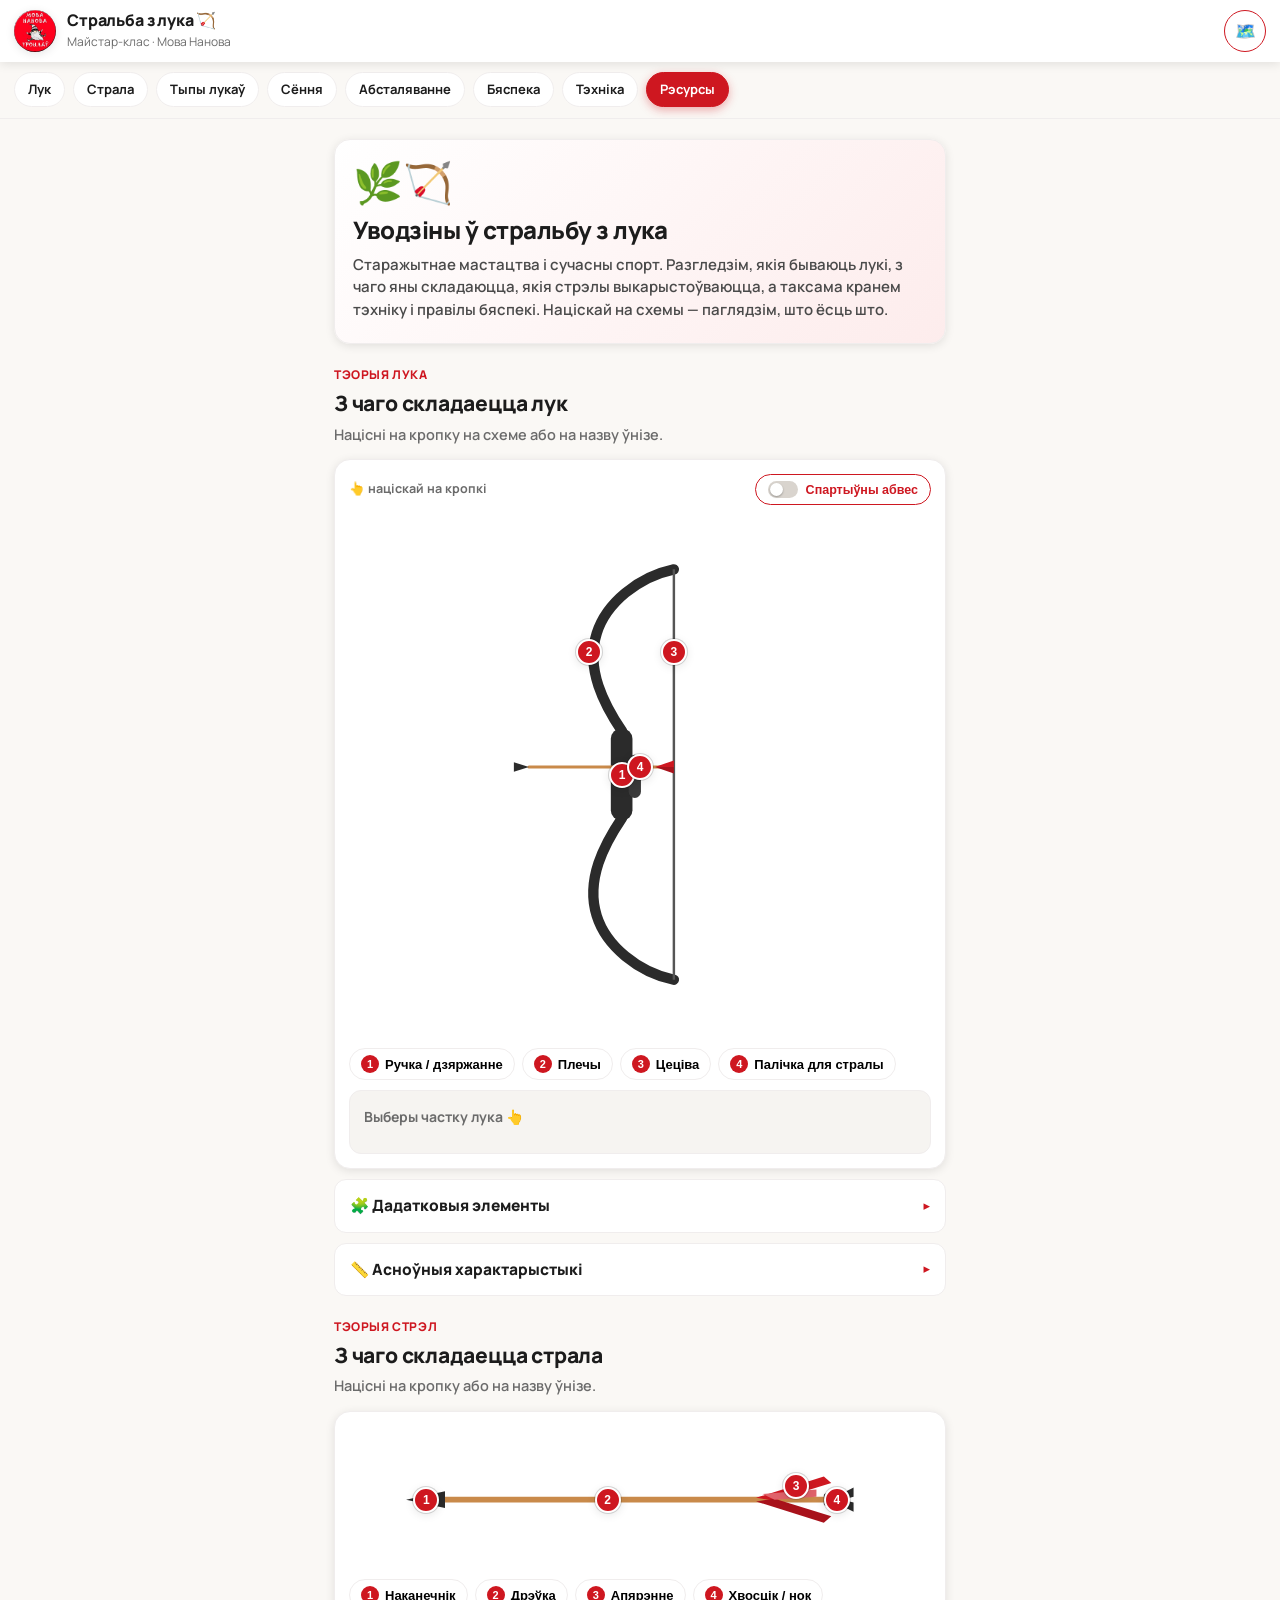
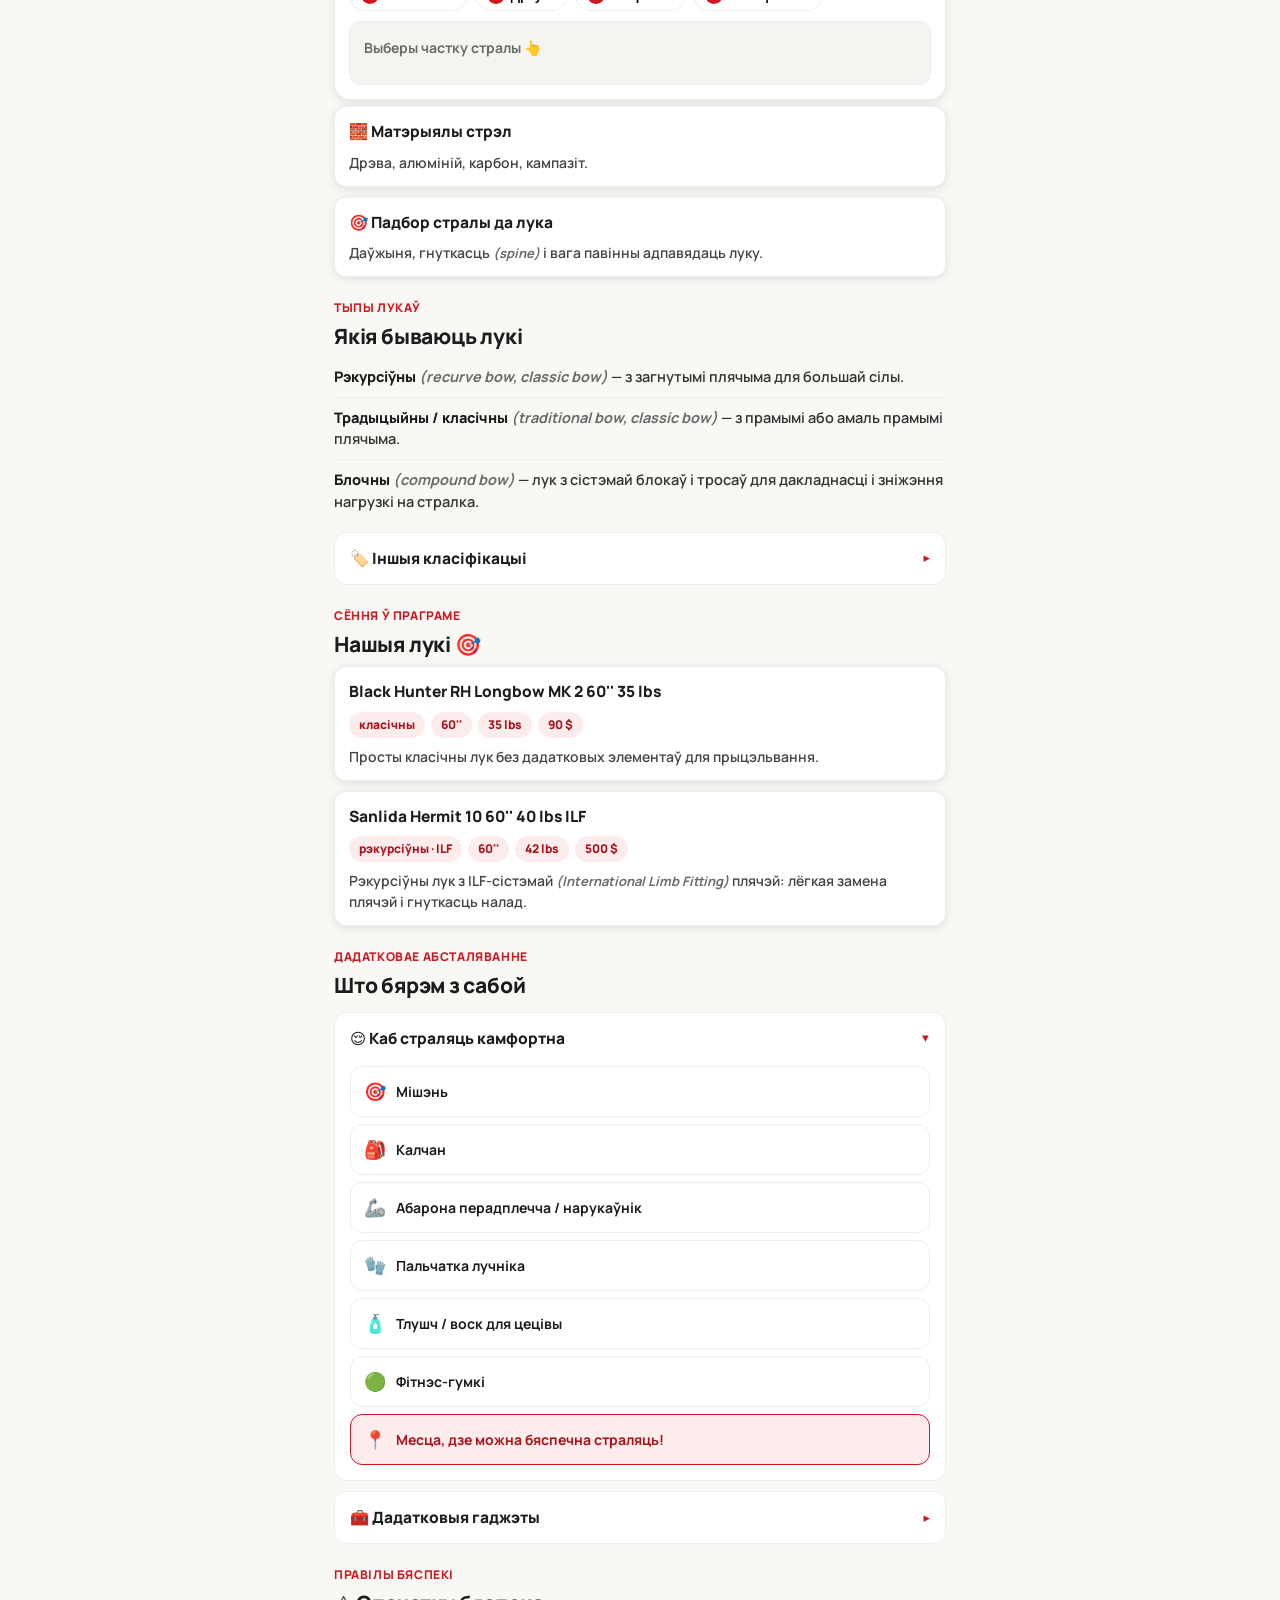
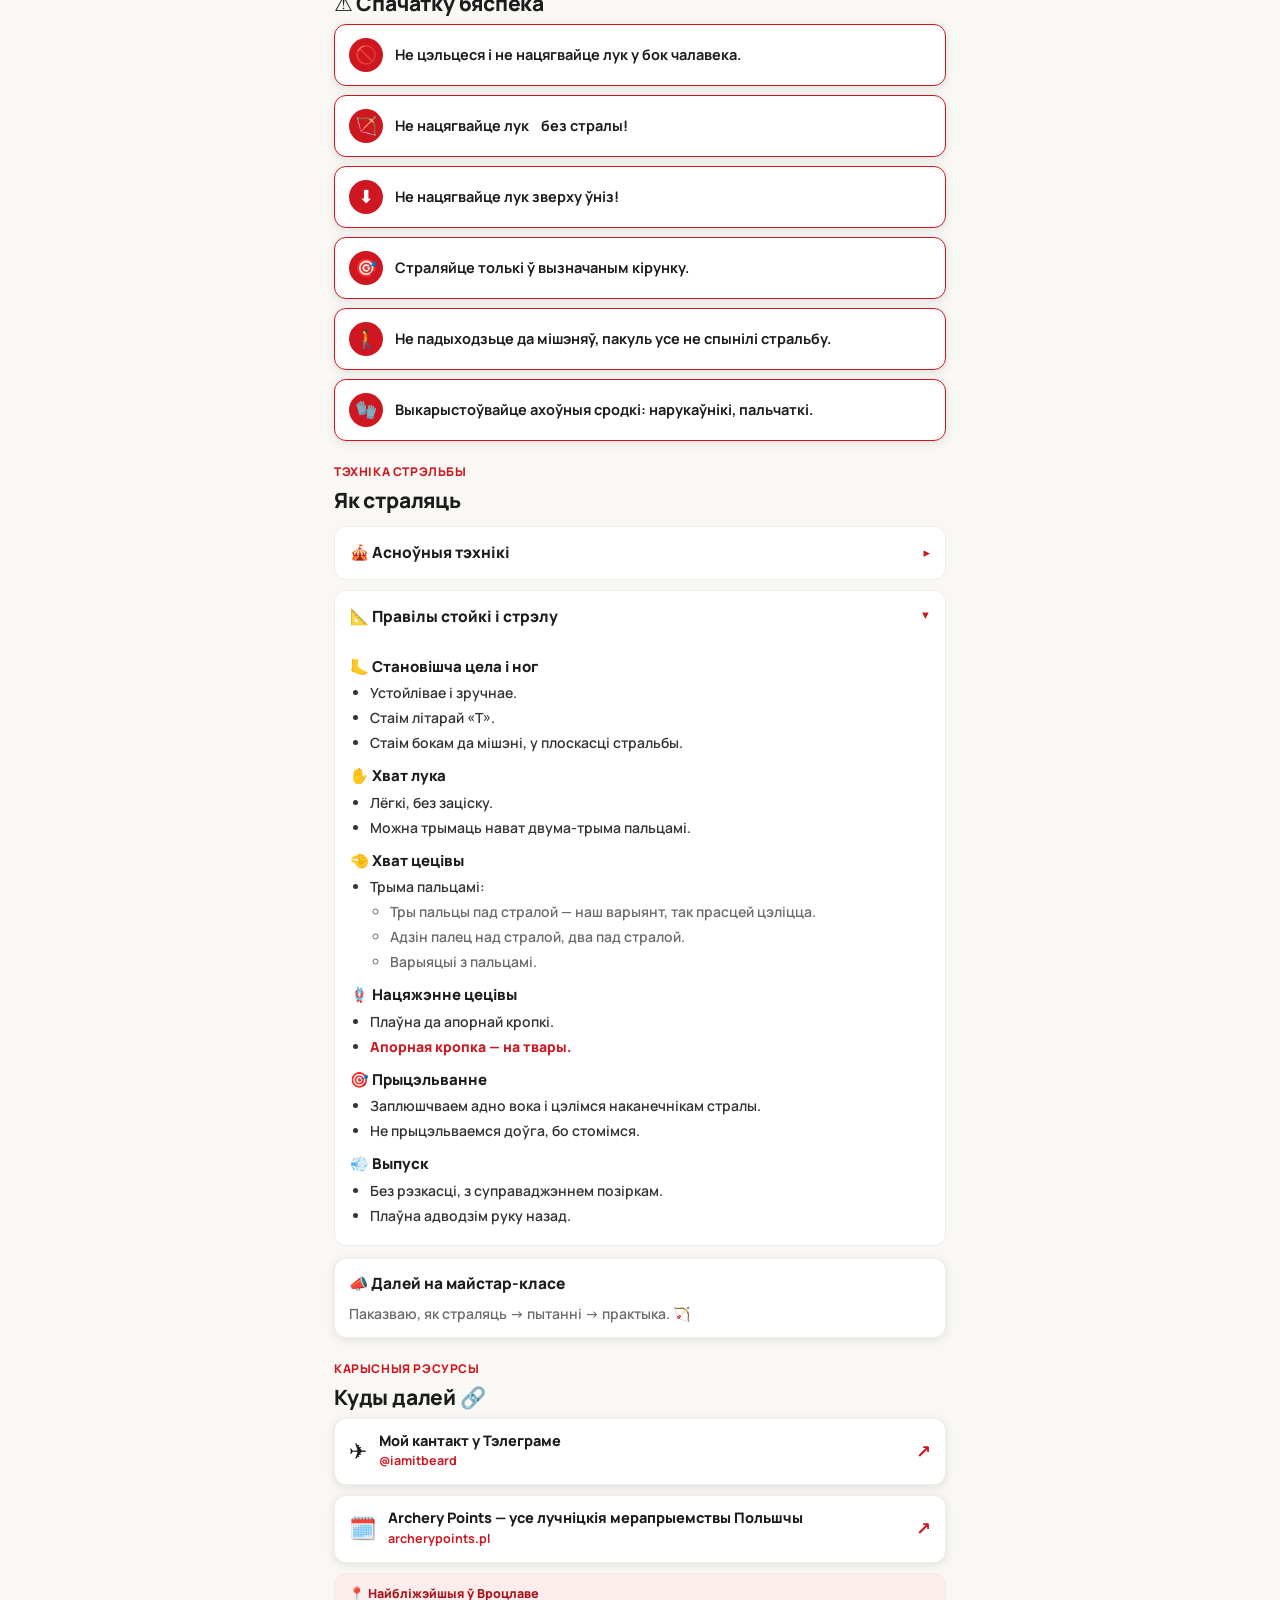
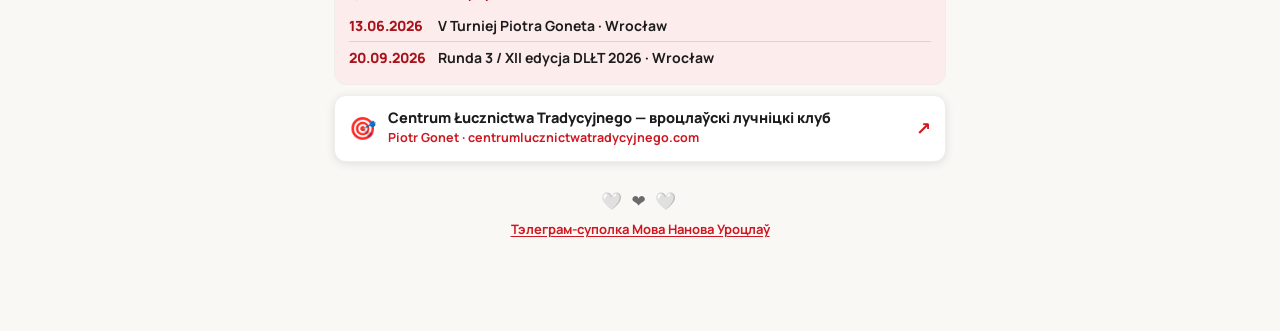
<file: luk.html>
<!DOCTYPE html>
<html lang="be">

<head>
  <meta charset="utf-8" />
  <meta name="viewport" content="width=device-width, initial-scale=1.0, maximum-scale=5.0, viewport-fit=cover" />
  <title>Стральба з лука — майстар-клас · Мова Нанова Уроцлаў</title>
  <link rel="icon" href="logo.jpg" />

  <meta name="theme-color" content="#ce1720" />
  <meta name="apple-mobile-web-app-capable" content="yes" />

  <link rel="preconnect" href="https://fonts.googleapis.com" />
  <link rel="preconnect" href="https://fonts.gstatic.com" crossorigin />
  <link rel="stylesheet" href="https://fonts.googleapis.com/css2?family=Manrope:wght@500;600;700;800&display=swap" />

  <link rel="stylesheet" href="luk.css?v=3" />
</head>

<body>

  <header class="topbar">
    <img class="logo" src="logo.jpg" alt="Мова Нанова — Уроцлаў" />
    <div class="title-wrap">
      <h1>Стральба з лука 🏹</h1>
      <p class="sub">Майстар-клас · Мова Нанова</p>
    </div>
    <a class="back-link" href="index.html" title="Назад да мапы" aria-label="Назад да мапы">🗺️</a>
  </header>

  <nav class="section-nav" id="sectionNav">
    <a href="#luk">Лук</a>
    <a href="#strala">Страла</a>
    <a href="#typy">Тыпы лукаў</a>
    <a href="#prahrama">Сёння</a>
    <a href="#abstalavanne">Абсталяванне</a>
    <a href="#bjaspeka">Бяспека</a>
    <a href="#tehnika">Тэхніка</a>
    <a href="#resursy">Рэсурсы</a>
  </nav>

  <main>

    <!-- Геройскі блок -->
    <div class="hero">
      <div class="big">🌿🏹</div>
      <h2>Уводзіны ў стральбу з лука</h2>
      <p>Старажытнае мастацтва і сучасны спорт. Разгледзім, якія бываюць лукі, з чаго яны складаюцца,
        якія стрэлы выкарыстоўваюцца, а таксама кранем тэхніку і правілы бяспекі.
        Націскай на схемы — паглядзім, што ёсць што.</p>
    </div>

    <!-- ЛУК -->
    <section id="luk">
      <p class="eyebrow">Тэорыя лука</p>
      <h2 class="section-title">З чаго складаецца лук</h2>
      <p class="lead">Націсні на кропку на схеме або на назву ўнізе.</p>

      <div class="diagram-card">
        <div class="diagram-head">
          <span class="hint">👆 націскай на кропкі</span>
          <button type="button" class="gear-toggle" id="gearToggle" aria-pressed="false">
            <span class="sw"></span><span>Спартыўны абвес</span>
          </button>
        </div>

        <div class="canvas bow" id="bowCanvas">
          <svg viewBox="0 0 340 560" aria-label="Схема рэкурсіўнага лука">
            <!-- плечы -->
            <path class="part" data-part="limb" d="M151 234 C132 206 112 168 124 130 C134 98 168 70 206 62"
              fill="none" stroke="#2b2b2b" stroke-width="11" stroke-linecap="round" />
            <path class="part" data-part="limb" d="M151 326 C132 354 112 392 124 430 C134 462 168 490 206 498"
              fill="none" stroke="#2b2b2b" stroke-width="11" stroke-linecap="round" />
            <!-- цеціва -->
            <line class="part" data-part="string" x1="206" y1="62" x2="206" y2="498" stroke="#555" stroke-width="2.6" />
            <!-- ручка / дзяржанне -->
            <rect class="part" data-part="riser" x="139" y="231" width="23" height="98" rx="11" fill="#2b2b2b" />
            <rect class="part" data-part="riser" x="158" y="259" width="13" height="46" rx="7" fill="#3a3a3a" />

            <!-- спартыўны абвес: прыцэл -->
            <g class="gear-part">
              <path data-part="sight" d="M140 250 H99 V292" fill="none" stroke="#8a94a6" stroke-width="4"
                stroke-linecap="round" stroke-linejoin="round" />
              <circle data-part="sight" cx="96" cy="276" r="9" fill="none" stroke="#8a94a6" stroke-width="4" />
            </g>
            <!-- спартыўны абвес: стабілізатары -->
            <g class="gear-part">
              <line data-part="stab" x1="142" y1="314" x2="50" y2="352" stroke="#8a94a6" stroke-width="7"
                stroke-linecap="round" />
            </g>

            <!-- страла на паліцы -->
            <line x1="204" y1="272" x2="52" y2="272" stroke="#c98a4a" stroke-width="3.2" stroke-linecap="round" />
            <polygon points="52,272 36,267 36,277" fill="#2b2b2b" />
            <polygon points="186,272 206,265 206,272" fill="#ce1720" />
            <polygon points="186,272 206,279 206,272" fill="#a8121b" />
            <!-- палічка -->
            <rect class="part" data-part="rest" x="161" y="270" width="7" height="6" rx="2" fill="#ce1720" />
          </svg>
        </div>

        <div class="part-chips" id="bowChips"></div>
        <div class="part-info empty" id="bowInfo"><span class="pi-hint">Выберы частку лука 👆</span></div>
      </div>

      <details class="acc">
        <summary>🧩 Дадатковыя элементы <span class="chev">▸</span></summary>
        <div class="acc-body">
          <ul class="deflist">
            <li><b>Абмотка цецівы</b> <span class="term">(bowstring serving)</span> — нітка на цеціве, што бароніць яе ад зносу.</li>
            <li><b>Сядло</b> <span class="term">(nocking point)</span> — пазнака на цеціве, куды заўжды ставім хвосцік стралы.</li>
            <li><b>Глушыцелі вібрацый / дэмпферы</b> <span class="term">(dampener · tłumik)</span> — гумкі для плячэй або накладкі / «кошкі» на цеціве.</li>
          </ul>
        </div>
      </details>

      <details class="acc">
        <summary>📏 Асноўныя характарыстыкі <span class="chev">▸</span></summary>
        <div class="acc-body">
          <ul class="deflist">
            <li><b>Сіла нацяжэння цецівы</b> — колькі фунтаў трэба, каб нацягнуць лук (напр. 35 lbs).</li>
            <li><b>Даўжыня лука</b> — у цалях (напр. 60'').</li>
            <li><b>LH / RH</b> — пад якую руку зроблены лук:
              <ul style="margin:6px 0 0; padding-left:18px;">
                <li><b>RH · Right Hand</b> — для праўшы: лук трымаем левай рукой, цеціву нацягваем правай.</li>
                <li><b>LH · Left Hand</b> — для ляўшы: лук трымаем правай рукой, цеціву нацягваем левай.</li>
              </ul>
            </li>
            <li><b>Іншыя параметры</b> — матэрыял плячэй, сістэма мацавання, прызначэнне.</li>
          </ul>
        </div>
      </details>
    </section>

    <!-- СТРАЛА -->
    <section id="strala">
      <p class="eyebrow">Тэорыя стрэл</p>
      <h2 class="section-title">З чаго складаецца страла</h2>
      <p class="lead">Націсні на кропку або на назву ўнізе.</p>

      <div class="diagram-card">
        <div class="canvas arrow" id="arrowCanvas">
          <svg viewBox="0 0 560 150" aria-label="Схема стралы">
            <!-- дрэўка -->
            <line class="part" data-part="shaft" x1="60" y1="75" x2="478" y2="75" stroke="#c98a4a"
              stroke-width="6" stroke-linecap="round" />
            <!-- наканечнік -->
            <polygon class="part" data-part="point" points="28,75 70,66 70,84" fill="#2b2b2b" />
            <!-- апярэнне -->
            <g class="part" data-part="fletch">
              <polygon points="405,73 478,50 486,57 425,76" fill="#ce1720" />
              <polygon points="405,77 478,100 486,93 425,74" fill="#a8121b" />
              <polygon points="412,69 470,64 470,72 425,75" fill="#e0626a" />
            </g>
            <!-- хвосцік -->
            <g class="part" data-part="nock">
              <rect x="478" y="68" width="20" height="14" rx="3" fill="#2b2b2b" />
              <polygon points="498,68 510,62 510,72 498,75" fill="#2b2b2b" />
              <polygon points="498,82 510,88 510,78 498,75" fill="#2b2b2b" />
            </g>
          </svg>
        </div>
        <div class="part-chips" id="arrowChips"></div>
        <div class="part-info empty" id="arrowInfo"><span class="pi-hint">Выберы частку стралы 👆</span></div>
      </div>

      <div class="cards">
        <div class="card">
          <h3>🧱 Матэрыялы стрэл</h3>
          <p>Дрэва, алюміній, карбон, кампазіт.</p>
        </div>
        <div class="card">
          <h3>🎯 Падбор стралы да лука</h3>
          <p>Даўжыня, гнуткасць <span class="term">(spine)</span> і вага павінны адпавядаць луку.</p>
        </div>
      </div>
    </section>

    <!-- ТЫПЫ ЛУКАЎ -->
    <section id="typy">
      <p class="eyebrow">Тыпы лукаў</p>
      <h2 class="section-title">Якія бываюць лукі</h2>

      <ul class="deflist">
        <li><b>Рэкурсіўны</b> <span class="term">(recurve bow, classic bow)</span> — з загнутымі плячыма для большай сілы.</li>
        <li><b>Традыцыйны / класічны</b> <span class="term">(traditional bow, classic bow)</span> — з прамымі або амаль прамымі плячыма.</li>
        <li><b>Блочны</b> <span class="term">(compound bow)</span> — лук з сістэмай блокаў і тросаў для дакладнасці і зніжэння нагрузкі на стралка.</li>
      </ul>

      <details class="acc">
        <summary>🏷️ Іншыя класіфікацыі <span class="chev">▸</span></summary>
        <div class="acc-body">
          <ul class="deflist">
            <li><b>Суцэльны лук</b> <span class="term">(one-piece bow)</span> — ручка і плечы адзіным целам.</li>
            <li><b>Доўгі лук</b> <span class="term">(long bow)</span> — звычайна 60+ цаляў.</li>
            <li><b>Са здымнымі плячыма</b> <span class="term">(takedown bow)</span> — плечы можна зняць і памяняць.</li>
            <li><b>Голы лук</b> <span class="term">(barebow)</span> — без дадатковага абсталявання.</li>
            <li><b>Спартыўны лук</b> <span class="term">(competition bow)</span> — для спаборніцтваў.</li>
            <li><b>Паляўнічы лук</b> <span class="term">(hunting bow)</span> — звычайна ад 30 фунтаў і вышэй, можна для палявання.</li>
          </ul>
        </div>
      </details>
    </section>

    <!-- СЁННЯ Ў ПРАГРАМЕ -->
    <section id="prahrama">
      <p class="eyebrow">Сёння ў праграме</p>
      <h2 class="section-title">Нашыя лукі 🎯</h2>

      <div class="cards">
        <div class="card">
          <h3>Black Hunter RH Longbow MK 2 60'' 35 lbs</h3>
          <div class="specs">
            <span class="spec">класічны</span>
            <span class="spec">60''</span>
            <span class="spec">35 lbs</span>
            <span class="spec">90 $</span>
          </div>
          <p>Просты класічны лук без дадатковых элементаў для прыцэльвання.</p>
        </div>

        <div class="card">
          <h3>Sanlida Hermit 10 60'' 40 lbs ILF</h3>
          <div class="specs">
            <span class="spec">рэкурсіўны · ILF</span>
            <span class="spec">60''</span>
            <span class="spec">42 lbs</span>
            <span class="spec">500 $</span>
          </div>
          <p>Рэкурсіўны лук з ILF-сістэмай <span class="term">(International Limb Fitting)</span> плячэй:
            лёгкая замена плячэй і гнуткасць налад.</p>
        </div>
      </div>
    </section>

    <!-- АБСТАЛЯВАННЕ -->
    <section id="abstalavanne">
      <p class="eyebrow">Дадатковае абсталяванне</p>
      <h2 class="section-title">Што бярэм з сабой</h2>

      <details class="acc" open>
        <summary>😌 Каб страляць камфортна <span class="chev">▸</span></summary>
        <div class="acc-body">
          <ul class="checklist">
            <li><span class="ic">🎯</span> Мішэнь</li>
            <li><span class="ic">🎒</span> Калчан</li>
            <li><span class="ic">🦾</span> Абарона перадплечча / нарукаўнік</li>
            <li><span class="ic">🧤</span> Пальчатка лучніка</li>
            <li><span class="ic">🧴</span> Тлушч / воск для цецівы</li>
            <li><span class="ic">🟢</span> Фітнэс-гумкі</li>
            <li class="accent"><span class="ic">📍</span> Месца, дзе можна бяспечна страляць!</li>
          </ul>
        </div>
      </details>

      <details class="acc">
        <summary>🧰 Дадатковыя гаджэты <span class="chev">▸</span></summary>
        <div class="acc-body">
          <ul class="checklist">
            <li><span class="ic">⚖️</span> Ручныя вагі ў фунтах</li>
            <li><span class="ic">📐</span> Лінейка лучніка</li>
            <li><span class="ic">🪡</span> Абціскальнік пункта фіксацыі стралы</li>
            <li><span class="ic">🪶</span> Станок для наклейвання пёраў</li>
            <li><span class="ic">🧵</span> Ніткі і станок для абмоткі цецівы</li>
          </ul>
        </div>
      </details>
    </section>

    <!-- БЯСПЕКА -->
    <section id="bjaspeka">
      <p class="eyebrow">Правілы бяспекі</p>
      <h2 class="section-title">⚠️ Спачатку бяспека</h2>

      <div class="safety">
        <div class="rule"><span class="no">🚫</span> Не цэльцеся і не нацягвайце лук у бок чалавека.</div>
        <div class="rule"><span class="no">🏹</span> Не нацягвайце лук <b>без стралы!</b></div>
        <div class="rule"><span class="no">⬇️</span> Не нацягвайце лук зверху ўніз!</div>
        <div class="rule"><span class="no">🎯</span> Страляйце толькі ў вызначаным кірунку.</div>
        <div class="rule"><span class="no">🚶</span> Не падыходзьце да мішэняў, пакуль усе не спынілі стральбу.</div>
        <div class="rule"><span class="no">🧤</span> Выкарыстоўвайце ахоўныя сродкі: нарукаўнікі, пальчаткі.</div>
      </div>
    </section>

    <!-- ТЭХНІКА -->
    <section id="tehnika">
      <p class="eyebrow">Тэхніка стрэльбы</p>
      <h2 class="section-title">Як страляць</h2>

      <details class="acc">
        <summary>🎪 Асноўныя тэхнікі <span class="chev">▸</span></summary>
        <div class="acc-body">
          <ul class="deflist">
            <li><b>Спартыўная</b> — з візірамі і стабілізатарамі.</li>
            <li><b>Традыцыйная</b> — з прыцэльваннем наканечнікам.</li>
            <li><b>Інстынктыўная</b> — без візіра, «па адчуванні».</li>
          </ul>
        </div>
      </details>

      <details class="acc" open>
        <summary>📐 Правілы стойкі і стрэлу <span class="chev">▸</span></summary>
        <div class="acc-body">
          <div class="tech-block">
            <h4>🦶 Становішча цела і ног</h4>
            <ul>
              <li>Устойлівае і зручнае.</li>
              <li>Стаім літарай «Т».</li>
              <li>Стаім бокам да мішэні, у плоскасці стральбы.</li>
            </ul>
          </div>
          <div class="tech-block">
            <h4>✋ Хват лука</h4>
            <ul>
              <li>Лёгкі, без заціску.</li>
              <li>Можна трымаць нават двума-трыма пальцамі.</li>
            </ul>
          </div>
          <div class="tech-block">
            <h4>🤏 Хват цецівы</h4>
            <ul>
              <li>Трыма пальцамі:</li>
              <ul>
                <li>Тры пальцы пад стралой — наш варыянт, так прасцей цэліцца.</li>
                <li>Адзін палец над стралой, два пад стралой.</li>
                <li>Варыяцыі з пальцамі.</li>
              </ul>
            </ul>
          </div>
          <div class="tech-block">
            <h4>🪢 Нацяжэнне цецівы</h4>
            <ul>
              <li>Плаўна да апорнай кропкі.</li>
              <li><span class="bang">Апорная кропка — на твары.</span></li>
            </ul>
          </div>
          <div class="tech-block">
            <h4>🎯 Прыцэльванне</h4>
            <ul>
              <li>Заплюшчваем адно вока і цэлімся наканечнікам стралы.</li>
              <li>Не прыцэльваемся доўга, бо стомімся.</li>
            </ul>
          </div>
          <div class="tech-block">
            <h4>💨 Выпуск</h4>
            <ul>
              <li>Без рэзкасці, з суправаджэннем позіркам.</li>
              <li>Плаўна адводзім руку назад.</li>
            </ul>
          </div>
        </div>
      </details>

      <div class="cards" style="margin-top:12px">
        <div class="card">
          <h3>📣 Далей на майстар-класе</h3>
          <p class="muted-note">Паказваю, як страляць → пытанні → практыка. 🏹</p>
        </div>
      </div>
    </section>

    <!-- КАРЫСНЫЯ РЭСУРСЫ -->
    <section id="resursy">
      <p class="eyebrow">Карысныя рэсурсы</p>
      <h2 class="section-title">Куды далей 🔗</h2>

      <div class="res-list">
        <a class="res-item" href="https://t.me/iamitbeard" target="_blank" rel="noopener">
          <span class="res-ic">✈️</span>
          <span class="res-txt">
            <span class="res-title">Мой кантакт у Тэлеграме</span>
            <span class="res-url">@iamitbeard</span>
          </span>
          <span class="res-go">↗</span>
        </a>

        <a class="res-item" href="https://archerypoints.pl" target="_blank" rel="noopener">
          <span class="res-ic">🗓️</span>
          <span class="res-txt">
            <span class="res-title">Archery Points — усе лучніцкія мерапрыемствы Польшчы</span>
            <span class="res-url">archerypoints.pl</span>
          </span>
          <span class="res-go">↗</span>
        </a>

        <div class="res-events">
          <p class="res-events-h">📍 Найбліжэйшыя ў Вроцлаве</p>
          <div class="event"><span class="event-date">13.06.2026</span> V Turniej Piotra Goneta · Wrocław</div>
          <div class="event"><span class="event-date">20.09.2026</span> Runda 3 / XII edycja DLŁT 2026 · Wrocław</div>
        </div>

        <a class="res-item" href="https://centrumlucznictwatradycyjnego.com/" target="_blank" rel="noopener">
          <span class="res-ic">🎯</span>
          <span class="res-txt">
            <span class="res-title">Centrum Łucznictwa Tradycyjnego — вроцлаўскі лучніцкі клуб</span>
            <span class="res-url">Piotr Gonet · centrumlucznictwatradycyjnego.com</span>
          </span>
          <span class="res-go">↗</span>
        </a>
      </div>
    </section>

    <div class="foot">
      <div class="hearts">🤍&nbsp;❤️&nbsp;🤍</div>
      <a href="https://t.me/movananovauro" target="_blank" rel="noopener">Тэлеграм-суполка Мова Нанова Уроцлаў</a>
    </div>

  </main>

  <script src="luk.js?v=2"></script>
</body>

</html>
</file>
<file: luk.css>
/* =======================================================================
   Стральба з лука — інтэрактыўная старонка майстар-класа
   Мова Нанова Уроцлаў. Брэнд: БЧБ-чырвоны на белым, Manrope, emoji-іконкі.
   Гэта звычайная старонка, якая гартаецца (у адрозьненьне ад фіксаванай мапы).
======================================================================== */

:root {
  --bcb-red: #ce1720;
  --bcb-red-dark: #a8121b;
  --bcb-red-tint: #fdecec;
  --ink: #1c1c1c;
  --muted: #6b6b6b;
  --hairline: #f0eded;
  --paper: #faf8f5;          /* цёплы фон старонкі */
  --panel-bg: #ffffff;
  --slate: #8a94a6;          /* спартыўны абвес на схеме */
  --radius: 16px;
  --radius-md: 12px;
  --radius-pill: 999px;
  --shadow-sm: 0 2px 10px rgba(0, 0, 0, 0.10);
  --shadow-md: 0 6px 24px rgba(0, 0, 0, 0.14);
  --shadow-red: 0 3px 10px rgba(206, 23, 32, 0.35);
  --font: "Manrope", system-ui, -apple-system, "Segoe UI", Roboto, sans-serif;
}

* { box-sizing: border-box; }

html { -webkit-text-size-adjust: 100%; scroll-behavior: smooth; }
body {
  margin: 0;
  font-family: var(--font);
  color: var(--ink);
  background: var(--paper);
  -webkit-tap-highlight-color: transparent;
  line-height: 1.5;
}

/* ===== Шапка (липкая, шкло над зьместам) ===== */
.topbar {
  position: sticky; top: 0; z-index: 50;
  display: flex; align-items: center; gap: 11px;
  padding: max(10px, env(safe-area-inset-top)) 14px 10px;
  background: rgba(255, 255, 255, 0.92);
  -webkit-backdrop-filter: blur(10px); backdrop-filter: blur(10px);
  box-shadow: var(--shadow-sm);
}
.logo { flex: 0 0 auto; width: 42px; height: 42px; border-radius: 50%; object-fit: cover; box-shadow: var(--shadow-sm); }
.title-wrap { flex: 1 1 auto; min-width: 0; }
.topbar h1 { font-size: 16px; margin: 0; font-weight: 800; letter-spacing: -0.01em; line-height: 1.2; }
.topbar .sub { font-size: 12px; color: var(--muted); margin: 2px 0 0; }
.back-link {
  flex: 0 0 auto; width: 42px; height: 42px; border-radius: 50%;
  border: 1.5px solid var(--bcb-red); background: #fff; color: var(--bcb-red);
  font-size: 17px; text-decoration: none; cursor: pointer;
  display: flex; align-items: center; justify-content: center;
  transition: background .15s ease, transform .12s ease;
}
.back-link:hover { background: var(--bcb-red-tint); }
.back-link:active { transform: scale(.95); }

/* ===== Стужка-навігацыя па секцыях ===== */
.section-nav {
  position: sticky; top: 62px; z-index: 40;
  display: flex; gap: 8px; overflow-x: auto; scrollbar-width: none;
  padding: 10px 14px; background: rgba(250, 248, 245, 0.92);
  -webkit-backdrop-filter: blur(8px); backdrop-filter: blur(8px);
  border-bottom: 1px solid var(--hairline);
}
.section-nav::-webkit-scrollbar { display: none; }
.section-nav a {
  flex: 0 0 auto; text-decoration: none; white-space: nowrap;
  background: #fff; color: var(--ink); border: 1px solid var(--hairline);
  padding: 7px 13px; border-radius: var(--radius-pill);
  font-weight: 700; font-size: 13px; transition: background .15s, color .15s, border-color .15s;
}
.section-nav a:active { transform: scale(.96); }
.section-nav a.is-active { background: var(--bcb-red); color: #fff; border-color: var(--bcb-red); box-shadow: var(--shadow-red); }

/* ===== Кантэйнер зьместу ===== */
main { max-width: 640px; margin: 0 auto; padding: 8px 14px 80px; }
section { scroll-margin-top: 120px; padding-top: 22px; }
.eyebrow {
  font-size: 12px; font-weight: 800; text-transform: uppercase;
  letter-spacing: 0.05em; color: var(--bcb-red); margin: 0 0 4px;
}
.section-title { font-size: 21px; font-weight: 800; letter-spacing: -0.01em; margin: 0 0 4px; }
.lead { color: var(--muted); font-size: 14.5px; font-weight: 600; margin: 0 0 14px; }

/* ===== Геройскі блок ===== */
.hero {
  background: linear-gradient(135deg, #fff, var(--bcb-red-tint));
  border: 1px solid var(--hairline); border-radius: var(--radius);
  padding: 22px 18px; margin-top: 12px; box-shadow: var(--shadow-sm);
}
.hero .big { font-size: 40px; line-height: 1; }
.hero h2 { font-size: 24px; font-weight: 800; letter-spacing: -0.02em; margin: 10px 0 6px; }
.hero p { margin: 0; color: #4a4a4a; font-size: 15px; font-weight: 600; }

/* ===== Інтэрактыўная схема (лук / страла) ===== */
.diagram-card {
  background: var(--panel-bg); border: 1px solid var(--hairline);
  border-radius: var(--radius); box-shadow: var(--shadow-sm);
  padding: 14px; margin-top: 6px;
}
.diagram-head { display: flex; align-items: center; justify-content: space-between; gap: 10px; margin-bottom: 6px; }
.diagram-head .hint { font-size: 12.5px; font-weight: 700; color: var(--muted); display: flex; align-items: center; gap: 5px; }

/* Тумблер спартыўнага абвесу */
.gear-toggle {
  display: inline-flex; align-items: center; gap: 8px; cursor: pointer;
  border: 1.5px solid var(--bcb-red); color: var(--bcb-red); background: #fff;
  padding: 6px 12px; border-radius: var(--radius-pill); font-weight: 700; font-size: 12.5px;
  transition: background .15s, transform .12s;
}
.gear-toggle:active { transform: scale(.96); }
.gear-toggle.on { background: var(--bcb-red); color: #fff; box-shadow: var(--shadow-red); }
.gear-toggle .sw { width: 30px; height: 17px; border-radius: 999px; background: #d9d4ce; position: relative; transition: background .15s; }
.gear-toggle.on .sw { background: rgba(255,255,255,.45); }
.gear-toggle .sw::after { content: ""; position: absolute; top: 2px; left: 2px; width: 13px; height: 13px; border-radius: 50%; background: #fff; transition: transform .18s; box-shadow: 0 1px 2px rgba(0,0,0,.3); }
.gear-toggle.on .sw::after { transform: translateX(13px); }

/* Палатно схемы з накладзенымі кропкамі-хотспотамі */
.canvas { position: relative; width: 100%; margin: 4px auto 2px; }
.canvas.bow { max-width: 320px; aspect-ratio: 340 / 560; }
.canvas.arrow { max-width: 520px; aspect-ratio: 560 / 150; }
.canvas svg { width: 100%; height: 100%; display: block; }

/* Часткі схемы, кіраваныя праз клясы */
.part { transition: stroke .15s, fill .15s, opacity .2s; }
.gear-part { opacity: 0; pointer-events: none; transition: opacity .25s; }
.canvas.show-gear .gear-part { opacity: 1; pointer-events: auto; }

/* Кропка-хотспот */
.hot {
  position: absolute; transform: translate(-50%, -50%); cursor: pointer;
  width: 26px; height: 26px; border-radius: 50%;
  display: flex; align-items: center; justify-content: center;
  font-weight: 800; font-size: 12px; color: #fff;
  background: var(--bcb-red); border: 2px solid #fff;
  box-shadow: 0 0 0 1px rgba(0,0,0,.15), var(--shadow-sm);
  transition: transform .12s ease, background .15s;
  z-index: 2;
}
.hot::before {
  content: ""; position: absolute; inset: -7px; border-radius: 50%;
  border: 2px solid var(--bcb-red); opacity: 0; transform: scale(.6);
}
.hot:active { transform: translate(-50%, -50%) scale(.9); }
.hot.gear { background: var(--slate); }
.hot.is-active { background: var(--bcb-red-dark); }
.hot.is-active::before { animation: hotpulse 1.1s ease-out infinite; }
.hot.gear.is-active { background: #5b6577; }
.hot.gear.is-active::before { border-color: var(--slate); }
@keyframes hotpulse {
  0% { opacity: .9; transform: scale(.7); }
  100% { opacity: 0; transform: scale(1.7); }
}

/* Чыпы-сьпіс частак пад схемай (двухбаковая сувязь з кропкамі) */
.part-chips { display: flex; flex-wrap: wrap; gap: 7px; margin: 10px 0 2px; }
.chip {
  cursor: pointer; border: 1px solid var(--hairline); background: #fff;
  padding: 6px 11px; border-radius: var(--radius-pill); font-weight: 700; font-size: 13px;
  display: inline-flex; align-items: center; gap: 6px; transition: background .15s, border-color .15s, color .15s;
}
.chip .num { width: 18px; height: 18px; border-radius: 50%; background: var(--bcb-red); color: #fff; font-size: 11px; display: inline-flex; align-items: center; justify-content: center; }
.chip.gear .num { background: var(--slate); }
.chip.is-active { background: var(--bcb-red); color: #fff; border-color: var(--bcb-red); }
.chip.is-active .num { background: rgba(255,255,255,.3); }
.chip:active { transform: scale(.97); }

/* Панэль з апісаньнем выбранай часткі */
.part-info {
  margin-top: 10px; border-radius: var(--radius-md); border: 1px solid var(--hairline);
  background: var(--bcb-red-tint); padding: 13px 14px; min-height: 64px;
}
.part-info.empty { background: #f6f4f1; color: var(--muted); }
.part-info .pi-top { display: flex; align-items: baseline; gap: 8px; flex-wrap: wrap; }
.part-info .pi-name { font-size: 16px; font-weight: 800; color: var(--bcb-red); }
.part-info .pi-en { font-size: 12.5px; font-weight: 700; color: var(--muted); font-style: italic; }
.part-info .pi-desc { margin: 5px 0 0; font-size: 14px; font-weight: 600; color: #333; }
.part-info .pi-hint { font-size: 14px; font-weight: 700; }

/* ===== Раскрыўныя секцыі (акардэон) ===== */
details.acc {
  background: #fff; border: 1px solid var(--hairline); border-radius: var(--radius-md);
  margin-top: 10px; overflow: hidden;
}
details.acc > summary {
  list-style: none; cursor: pointer; padding: 14px 15px;
  font-weight: 800; font-size: 15.5px; display: flex; align-items: center; gap: 10px;
}
details.acc > summary::-webkit-details-marker { display: none; }
details.acc > summary .chev { margin-left: auto; color: var(--bcb-red); transition: transform .2s; font-size: 13px; }
details.acc[open] > summary .chev { transform: rotate(90deg); }
details.acc > summary:hover { background: var(--bcb-red-tint); }
.acc-body { padding: 2px 15px 15px; }

/* ===== Карткі лукаў / тыпаў ===== */
.cards { display: grid; gap: 10px; margin-top: 6px; }
.card {
  background: #fff; border: 1px solid var(--hairline); border-radius: var(--radius-md);
  padding: 13px 14px; box-shadow: var(--shadow-sm);
}
.card h3 { margin: 0 0 8px; font-size: 15.5px; font-weight: 800; }
.card .term { font-style: italic; color: var(--muted); font-weight: 700; font-size: 13px; }
.card .specs { display: flex; flex-wrap: wrap; gap: 6px; margin: 4px 0 8px; }
.spec { background: var(--bcb-red-tint); color: var(--bcb-red-dark); font-weight: 800; font-size: 12px; padding: 4px 10px; border-radius: var(--radius-pill); }
.card p { margin: 0; font-size: 14px; font-weight: 600; color: #444; }
.card p.muted-note { color: var(--muted); }

/* Сьпісы-вызначэньні (тыпы, тыпізацыі) */
.deflist { margin: 0; padding: 0; list-style: none; }
.deflist li { padding: 9px 0; border-bottom: 1px solid var(--hairline); font-size: 14.5px; font-weight: 600; color: #333; }
.deflist li:last-child { border-bottom: none; }
.deflist b { font-weight: 800; color: var(--ink); }
.deflist .term { font-style: italic; color: var(--muted); font-weight: 700; }

/* Чэк-сьпіс абсталяваньня */
.checklist { margin: 0; padding: 0; list-style: none; display: grid; gap: 7px; }
.checklist li { display: flex; align-items: center; gap: 10px; background: #fff; border: 1px solid var(--hairline); border-radius: var(--radius-md); padding: 11px 13px; font-weight: 700; font-size: 14px; }
.checklist li .ic { font-size: 18px; flex: 0 0 auto; }
.checklist li.accent { border-color: var(--bcb-red); background: var(--bcb-red-tint); color: var(--bcb-red-dark); }

/* ===== Бяспека — выразныя чырвоныя карткі ===== */
.safety { display: grid; gap: 9px; margin-top: 4px; }
.safety .rule {
  display: flex; align-items: center; gap: 12px;
  background: #fff; border: 1.5px solid var(--bcb-red); border-radius: var(--radius-md);
  padding: 13px 14px; font-weight: 700; font-size: 14.5px; color: var(--ink);
  box-shadow: var(--shadow-sm);
}
.safety .rule .no { flex: 0 0 auto; width: 34px; height: 34px; border-radius: 50%; background: var(--bcb-red); color: #fff; font-size: 18px; display: flex; align-items: center; justify-content: center; }

/* Тэхніка — укладзеныя пункты */
.tech-block { margin-top: 12px; }
.tech-block > h4 { margin: 0 0 4px; font-size: 15px; font-weight: 800; display: flex; align-items: center; gap: 8px; }
.tech-block ul { margin: 4px 0 0; padding-left: 20px; }
.tech-block ul li { margin: 4px 0; font-size: 14px; font-weight: 600; color: #333; }
.tech-block ul ul li { color: var(--muted); }
.bang { color: var(--bcb-red); font-weight: 800; }

/* ===== Карысныя рэсурсы ===== */
.res-list { display: grid; gap: 10px; margin-top: 4px; }
.res-item {
  display: flex; align-items: center; gap: 12px; text-decoration: none; color: var(--ink);
  background: #fff; border: 1px solid var(--hairline); border-radius: var(--radius-md);
  padding: 13px 14px; box-shadow: var(--shadow-sm); transition: background .15s, transform .12s, border-color .15s;
}
.res-item:hover { background: var(--bcb-red-tint); border-color: var(--bcb-red); }
.res-item:active { transform: scale(.98); }
.res-ic { font-size: 22px; flex: 0 0 auto; }
.res-txt { flex: 1 1 auto; min-width: 0; display: flex; flex-direction: column; gap: 2px; }
.res-title { font-weight: 800; font-size: 14.5px; line-height: 1.3; }
.res-url { font-size: 12.5px; font-weight: 700; color: var(--bcb-red); word-break: break-word; }
.res-go { flex: 0 0 auto; color: var(--bcb-red); font-size: 18px; font-weight: 800; }

.res-events {
  background: var(--bcb-red-tint); border: 1px solid var(--hairline); border-radius: var(--radius-md);
  padding: 11px 14px;
}
.res-events-h { margin: 0 0 6px; font-size: 12.5px; font-weight: 800; color: var(--bcb-red-dark); }
.res-events .event { font-size: 14px; font-weight: 700; padding: 5px 0; border-top: 1px solid rgba(168,18,27,.15); }
.res-events .event:first-of-type { border-top: none; }
.res-events .event-date {
  display: inline-block; min-width: 86px; font-weight: 800; color: var(--bcb-red-dark);
}

/* Падвал */
.foot {
  text-align: center; padding: 26px 12px 12px; color: var(--muted);
  font-size: 13px; font-weight: 600;
}
.foot a { color: var(--bcb-red); font-weight: 700; text-decoration: underline; text-underline-offset: 2px; }
.foot .hearts { font-size: 17px; letter-spacing: 3px; margin-bottom: 6px; }
</file>
